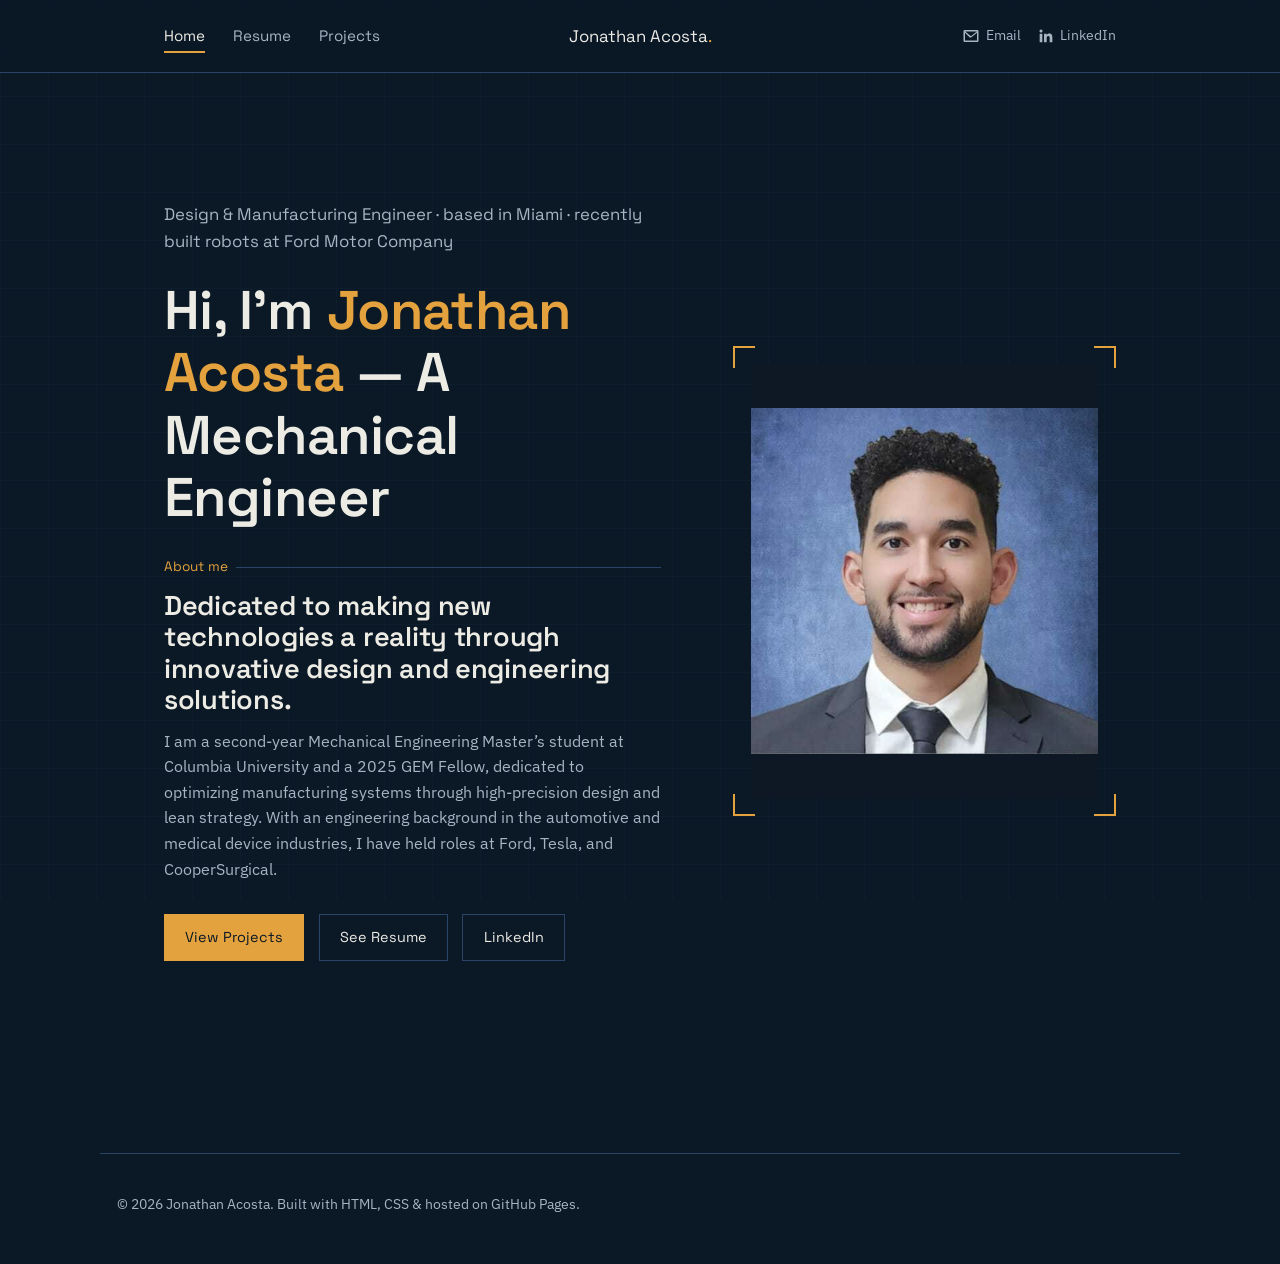
<file: index.html>
<!DOCTYPE html>
<html lang="en">
<head>
<meta charset="UTF-8" />
<meta name="viewport" content="width=device-width, initial-scale=1" />
<!-- EDIT: page title + meta description -->
<title>Jonathan Acosta — Portfolio</title>
<meta name="description" content="Jonathan Acosta is a Design & Manufacturing Engineer based in Miami." />
<link rel="preconnect" href="https://fonts.googleapis.com">
<link rel="preconnect" href="https://fonts.gstatic.com" crossorigin>
<link href="https://fonts.googleapis.com/css2?family=Space+Grotesk:wght@500;600;700&family=IBM+Plex+Sans:wght@400;500&display=swap" rel="stylesheet">
<link rel="stylesheet" href="css/style.css" />
</head>
<body>

<!-- ============ NAV — reused on every page ============ -->
<nav class="site-nav">
  <div class="wrap">
    <button class="nav-toggle" aria-label="Toggle menu" aria-expanded="false">☰</button>
    <ul class="nav-tabs">
      <li><a href="index.html" aria-current="page">Home</a></li>
      <li><a href="resume.html">Resume</a></li>
      <li><a href="projects.html">Projects</a></li>
    </ul>
    <!-- EDIT: your name / site title -->
    <a href="index.html" class="nav-title">Jonathan Acosta<span>.</span></a>
    <div class="nav-social">
      <!-- EDIT: your email address -->
      <a href="mailto:acostajo22@gmail.com">
        <svg viewBox="0 0 24 24"><path d="M2 5.5A1.5 1.5 0 0 1 3.5 4h17A1.5 1.5 0 0 1 22 5.5v13a1.5 1.5 0 0 1-1.5 1.5h-17A1.5 1.5 0 0 1 2 18.5v-13zm2.2.5 7.02 5.61a1.2 1.2 0 0 0 1.5 0L19.8 6H4.2zM4 7.76V18h16V7.76l-6.99 5.59a2.7 2.7 0 0 1-3.38 0L4 7.76z"/></svg>
        <span class="label">Email</span>
      </a>
      <!-- EDIT: your LinkedIn URL -->
      <a href="https://www.linkedin.com/in/jonathanacosta22/" target="_blank" rel="noopener">
        <svg viewBox="0 0 24 24"><path d="M20.45 20.45h-3.55v-5.57c0-1.33-.02-3.04-1.85-3.04-1.85 0-2.14 1.45-2.14 2.94v5.67H9.36V9h3.41v1.56h.05c.48-.9 1.64-1.85 3.38-1.85 3.6 0 4.27 2.37 4.27 5.46v6.28zM5.34 7.43a2.06 2.06 0 1 1 0-4.12 2.06 2.06 0 0 1 0 4.12zM7.12 20.45H3.56V9h3.56v11.45z"/></svg>
        <span class="label">LinkedIn</span>
      </a>
    </div>
  </div>
</nav>

<!-- ============ HERO ============ -->
<header class="hero wrap">
  <div>
    <!-- EDIT: role / location / current focus -->
    <p class="role-line">Design & Manufacturing Engineer · based in Miami · recently built robots at Ford Motor Company</p>
    <h1>Hi, I'm <span class="accent">Jonathan Acosta</span> — A Mechanical Engineer</h1>

    <div class="about-copy">
      <p class="section-label">About me</p>
      <h2>Dedicated to making new technologies a reality through innovative design and engineering solutions.</h2>
      <p>
I am a second-year Mechanical Engineering Master’s student at Columbia University and a 2025 GEM Fellow, dedicated to optimizing manufacturing systems through high-precision design and lean strategy. 
With an engineering background in the automotive and medical device industries, I have held roles at Ford, Tesla, and CooperSurgical. 
      </p>
    </div>

    <div class="hero-actions">
      <a class="btn primary" href="projects.html">View Projects</a>
      <a class="btn" href="resume.html">See Resume</a>
      <a class="btn" href="https://www.linkedin.com/in/jonathanacosta22/" target="_blank" rel="noopener">LinkedIn</a>
    </div>
  </div>
  <div class="frame">
    <!-- EDIT: swap for your own photo in /images -->
    <img src="images/profile-placeholder.jpg" alt="Portrait of Jonathan Acosta" />
    <span class="corner tl"></span>
    <span class="corner tr"></span>
    <span class="corner bl"></span>
    <span class="corner br"></span>
  </div>
</header>

<!-- ============ FOOTER — reused on every page ============ -->
<footer class="site-footer wrap">
  <!-- EDIT: your copyright name -->
  <p>© 2026 Jonathan Acosta. Built with HTML, CSS &amp; hosted on GitHub Pages.</p>
</footer>

<script src="js/script.js"></script>
</body>
</html>
</file>
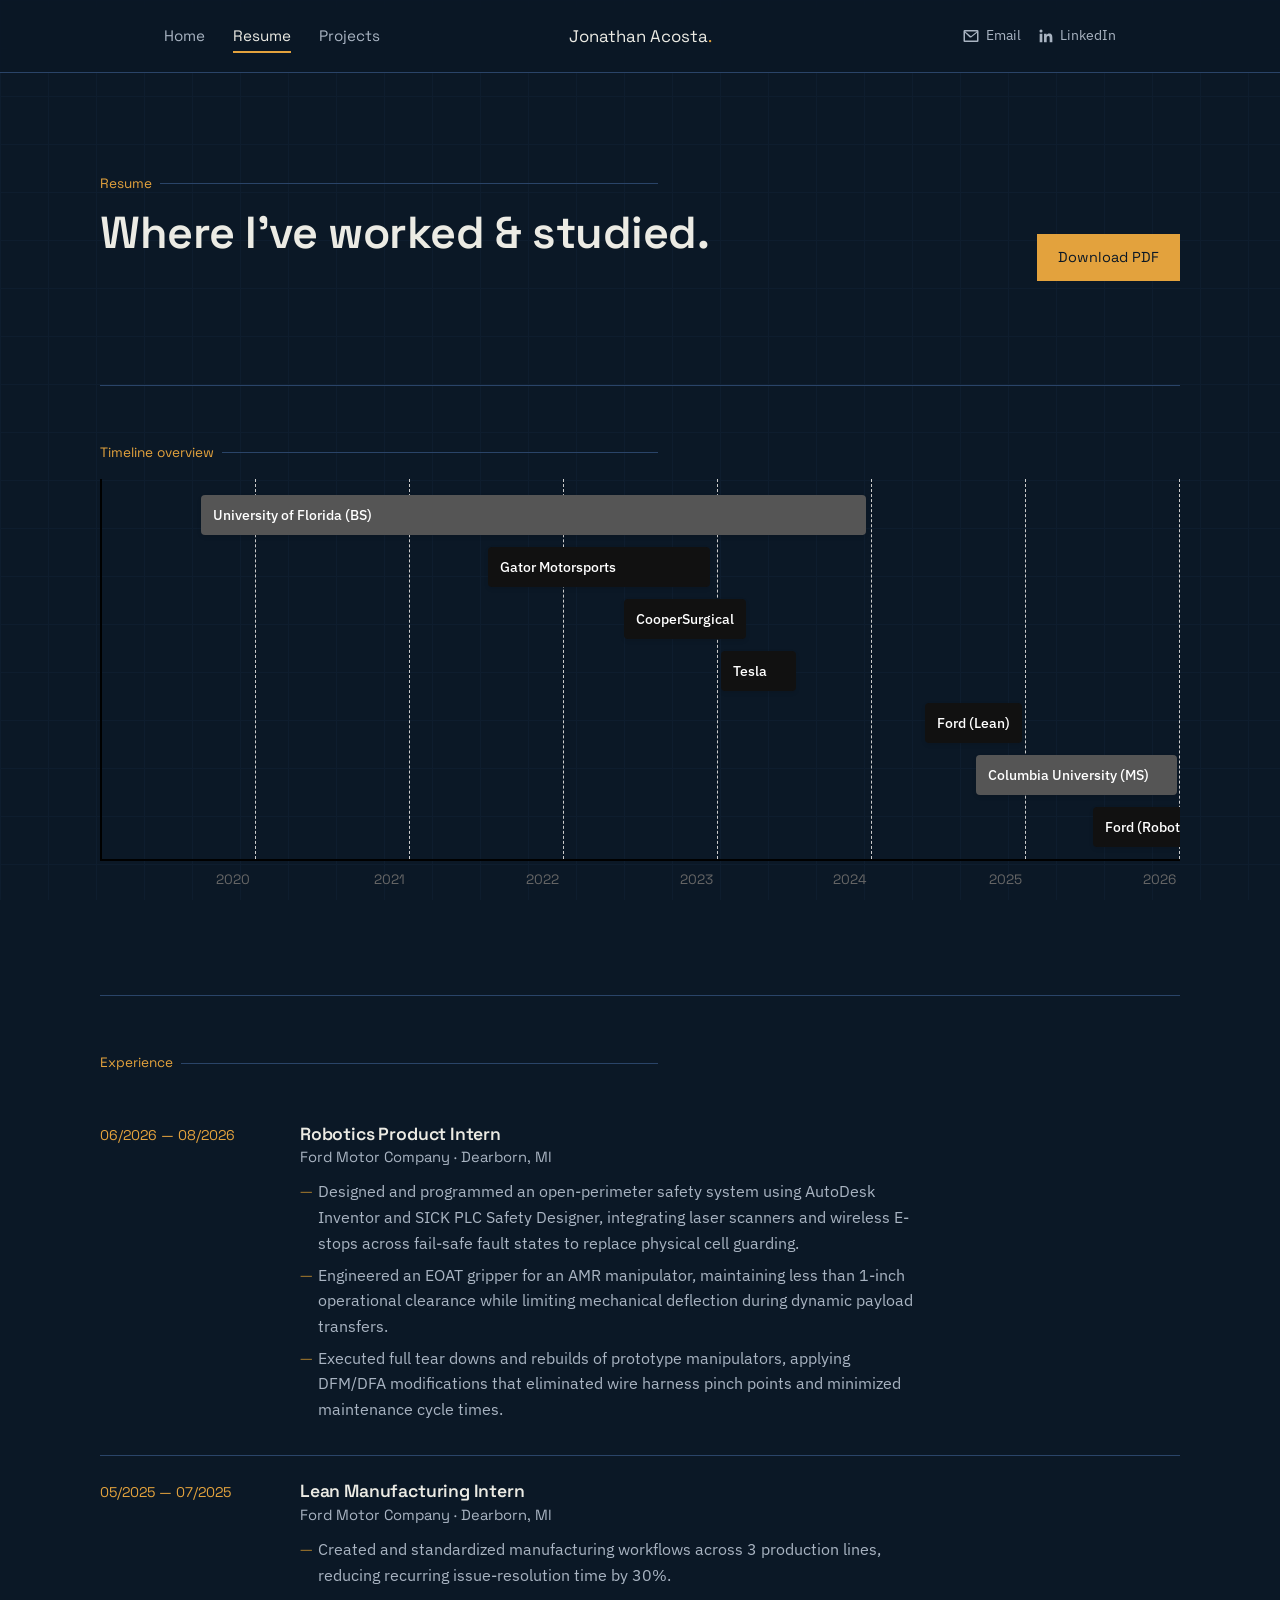
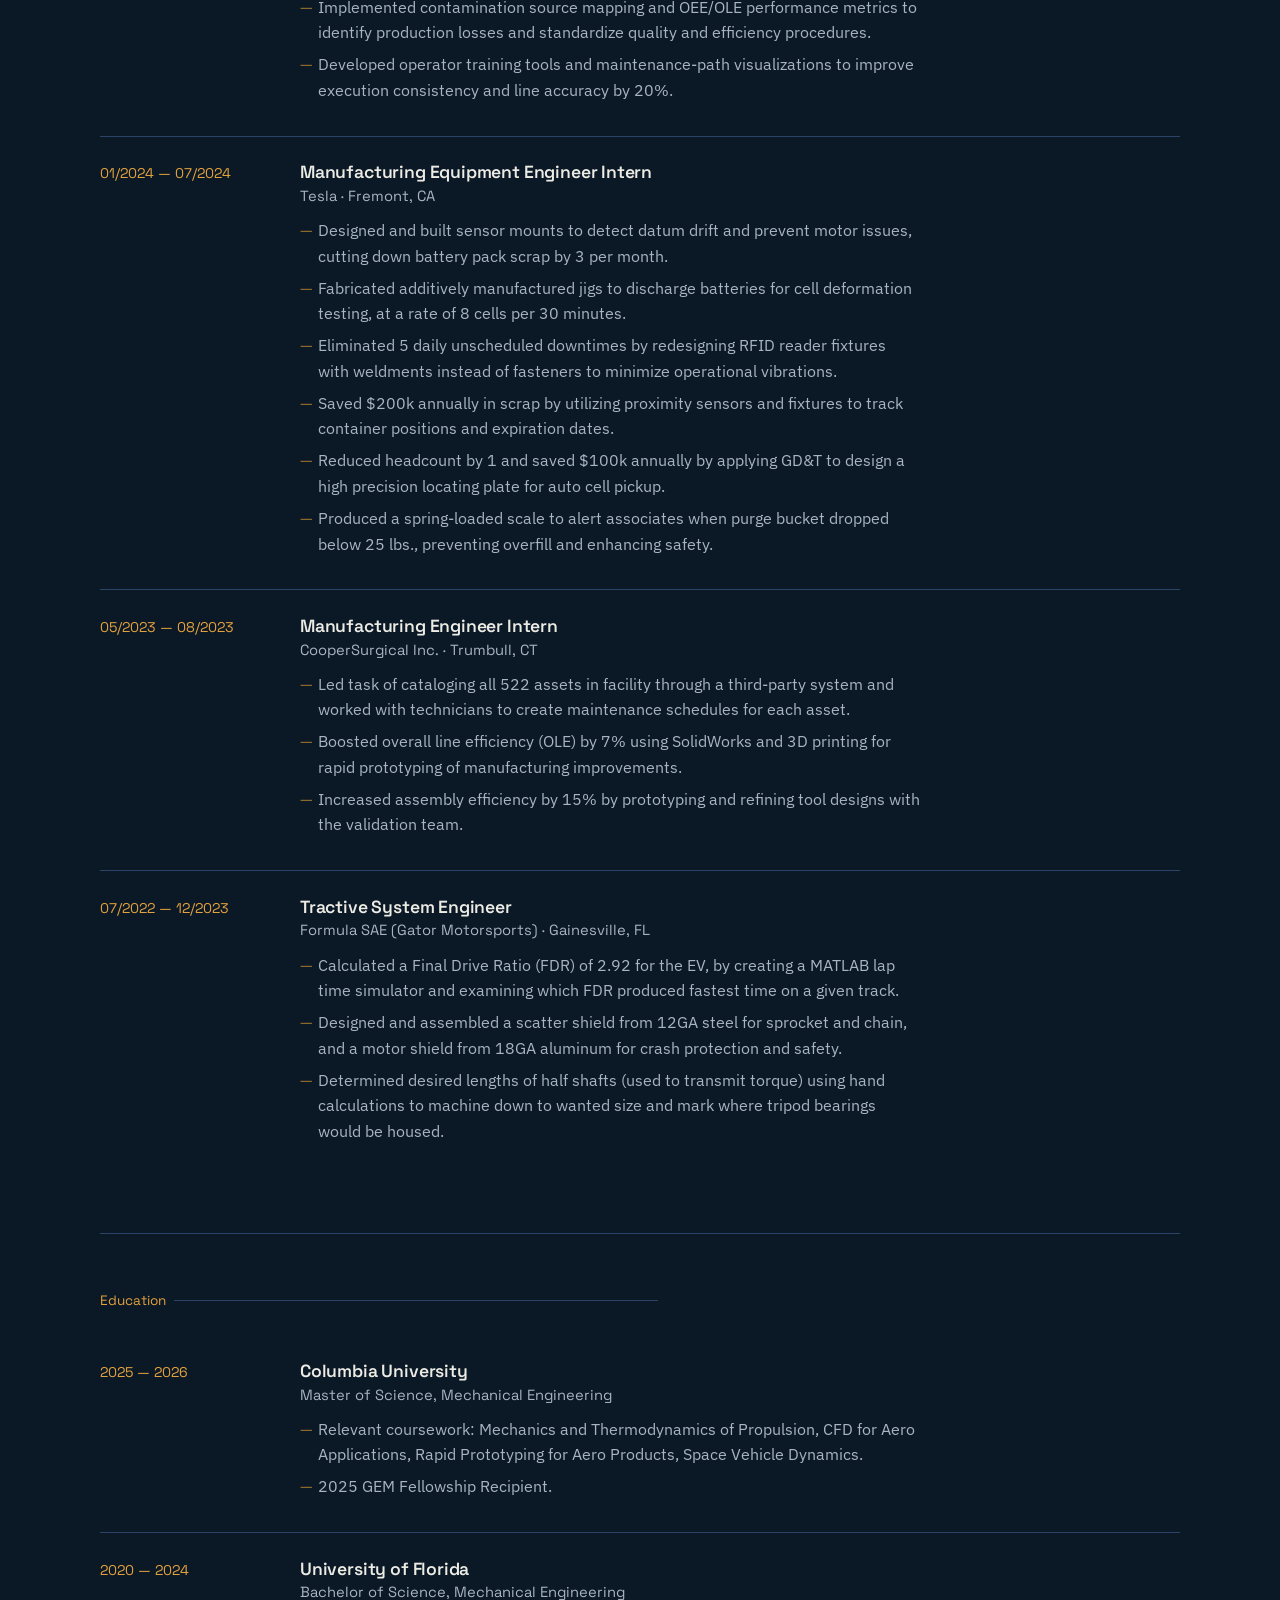
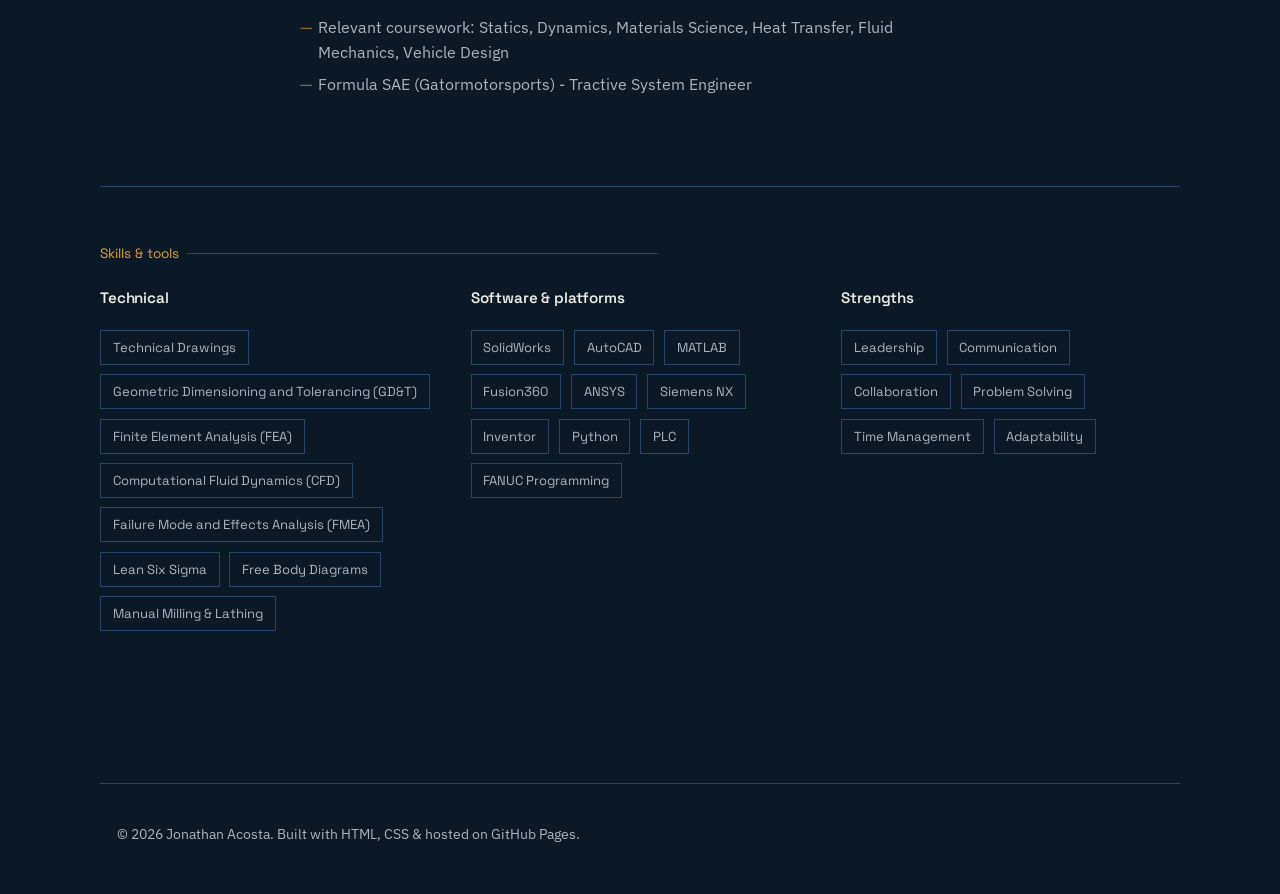
<file: resume.html>
<!DOCTYPE html>
<html lang="en">
<head>
<meta charset="UTF-8" />
<meta name="viewport" content="width=device-width, initial-scale=1" />
<title>Resume — Jonathan Acosta</title>
<meta name="description" content="Resume and work history for Jonathan Acosta." />
<link rel="preconnect" href="https://fonts.googleapis.com">
<link rel="preconnect" href="https://fonts.gstatic.com" crossorigin>
<link href="https://fonts.googleapis.com/css2?family=Space+Grotesk:wght@500;600;700&family=IBM+Plex+Sans:wght@400;500&display=swap" rel="stylesheet">
<link rel="stylesheet" href="css/style.css" />
<style>
  /* Embedded styles for the Interactive Gantt Chart */
  .gantt-section {
    margin: 3rem auto 2rem;
  }
  .gantt-wrapper {
    width: 100%;
    overflow-x: auto;
    -webkit-overflow-scrolling: touch;
    padding-bottom: 1rem;
    margin-top: 1rem;
  }
  .gantt-chart {
    position: relative;
    min-width: 800px; /* Ensures timeline doesn't compress too much on mobile */
    border-left: 2px solid #000;
    border-bottom: 2px solid #000;
    padding-top: 1rem;
  }
  .gantt-grid {
    position: absolute;
    top: 0;
    left: 0;
    width: 100%;
    height: 100%;
    display: flex;
    pointer-events: none;
    z-index: 0;
  }
  .gantt-grid-line {
    flex: 1;
    border-right: 1px dashed #ccc;
  }
  .gantt-row {
    position: relative;
    height: 40px;
    margin-bottom: 12px;
    z-index: 1;
  }
  .gantt-bar {
    position: absolute;
    top: 0;
    height: 100%;
    background-color: #111;
    color: #fff;
    font-family: 'IBM Plex Sans', sans-serif;
    font-size: 0.85rem;
    font-weight: 500;
    text-decoration: none;
    display: flex;
    align-items: center;
    padding: 0 12px;
    border-radius: 4px;
    white-space: nowrap;
    min-width: max-content; /* Ensures text is always readable for short durations */
    transition: transform 0.2s, background-color 0.2s, box-shadow 0.2s;
    box-shadow: 0 2px 4px rgba(0,0,0,0.1);
  }
  .gantt-bar:hover {
    background-color: #333;
    transform: translateY(-2px);
    box-shadow: 0 4px 8px rgba(0,0,0,0.2);
    z-index: 10;
  }
  .gantt-bar.edu {
    background-color: #555;
  }
  .gantt-bar.edu:hover {
    background-color: #777;
  }
  .gantt-labels {
    display: flex;
    min-width: 800px;
    margin-top: 8px;
  }
  .gantt-label {
    flex: 1;
    text-align: right;
    font-family: 'Space Grotesk', sans-serif;
    font-size: 0.85rem;
    color: #666;
    padding-right: 4px;
  }
  /* Offset for anchor links so they don't get hidden behind a fixed header (if any) */
  .entry {
    scroll-margin-top: 2rem;
  }
</style>
</head>
<body>

<nav class="site-nav">
  <div class="wrap">
    <button class="nav-toggle" aria-label="Toggle menu" aria-expanded="false">☰</button>
    <ul class="nav-tabs">
      <li><a href="index.html">Home</a></li>
      <li><a href="resume.html" aria-current="page">Resume</a></li>
      <li><a href="projects.html">Projects</a></li>
    </ul>
    <a href="index.html" class="nav-title">Jonathan Acosta<span>.</span></a>
    <div class="nav-social">
      <a href="mailto:acostajo22@gmail.com">
        <svg viewBox="0 0 24 24"><path d="M2 5.5A1.5 1.5 0 0 1 3.5 4h17A1.5 1.5 0 0 1 22 5.5v13a1.5 1.5 0 0 1-1.5 1.5h-17A1.5 1.5 0 0 1 2 18.5v-13zm2.2.5 7.02 5.61a1.2 1.2 0 0 0 1.5 0L19.8 6H4.2zM4 7.76V18h16V7.76l-6.99 5.59a2.7 2.7 0 0 1-3.38 0L4 7.76z"/></svg>
        <span class="label">Email</span>
      </a>
      <a href="https://www.linkedin.com/in/jonathanacosta22/" target="_blank" rel="noopener">
        <svg viewBox="0 0 24 24"><path d="M20.45 20.45h-3.55v-5.57c0-1.33-.02-3.04-1.85-3.04-1.85 0-2.14 1.45-2.14 2.94v5.67H9.36V9h3.41v1.56h.05c.48-.9 1.64-1.85 3.38-1.85 3.6 0 4.27 2.37 4.27 5.46v6.28zM5.34 7.43a2.06 2.06 0 1 1 0-4.12 2.06 2.06 0 0 1 0 4.12zM7.12 20.45H3.56V9h3.56v11.45z"/></svg>
        <span class="label">LinkedIn</span>
      </a>
    </div>
  </div>
</nav>

<header class="page-header wrap">
  <div class="lede">
    <div>
      <p class="section-label">Resume</p>
      <h1>Where I've worked &amp; studied.</h1>
    </div>
    <a class="btn primary" href="files/resume.pdf" target="_blank" rel="noopener">Download PDF</a>
  </div>
</header>

<!-- ============ GANTT CHART ============ -->
<section class="resume-section wrap gantt-section">
  <p class="section-label">Timeline overview</p>
  <div class="gantt-wrapper">
    <div class="gantt-chart">
      <div class="gantt-grid">
        <div class="gantt-grid-line"></div><!-- 2020 -->
        <div class="gantt-grid-line"></div><!-- 2021 -->
        <div class="gantt-grid-line"></div><!-- 2022 -->
        <div class="gantt-grid-line"></div><!-- 2023 -->
        <div class="gantt-grid-line"></div><!-- 2024 -->
        <div class="gantt-grid-line"></div><!-- 2025 -->
        <div class="gantt-grid-line"></div><!-- 2026 -->
      </div>
      
      <div class="gantt-row">
        <a href="#edu-ufl" class="gantt-bar edu" style="left: 9.2%; width: 61.7%;">University of Florida (BS)</a>
      </div>
      <div class="gantt-row">
        <a href="#exp-gator" class="gantt-bar" style="left: 35.8%; width: 20.6%;">Gator Motorsports</a>
      </div>
      <div class="gantt-row">
        <a href="#exp-cooper" class="gantt-bar" style="left: 48.4%; width: 3.2%;">CooperSurgical</a>
      </div>
      <div class="gantt-row">
        <a href="#exp-tesla" class="gantt-bar" style="left: 57.4%; width: 7.0%;">Tesla</a>
      </div>
      <div class="gantt-row">
        <a href="#exp-ford-lean" class="gantt-bar" style="left: 76.3%; width: 3.2%;">Ford (Lean)</a>
      </div>
      <div class="gantt-row">
        <a href="#edu-columbia" class="gantt-bar edu" style="left: 81.1%; width: 18.6%;">Columbia University (MS)</a>
      </div>
      <div class="gantt-row">
        <a href="#exp-ford-robotics" class="gantt-bar" style="left: 91.9%; width: 2.9%;">Ford (Robotics)</a>
      </div>
    </div>
    <div class="gantt-labels">
      <div class="gantt-label">2020</div>
      <div class="gantt-label">2021</div>
      <div class="gantt-label">2022</div>
      <div class="gantt-label">2023</div>
      <div class="gantt-label">2024</div>
      <div class="gantt-label">2025</div>
      <div class="gantt-label">2026</div>
    </div>
  </div>
</section>

<!-- ============ EXPERIENCE ============ -->
<section class="resume-section wrap">
  <p class="section-label">Experience</p>
  <div class="timeline">

    <div class="entry" id="exp-ford-robotics">
      <div class="dates">06/2026 — 08/2026</div>
      <div>
        <h3>Robotics Product Intern</h3>
        <div class="org">Ford Motor Company · Dearborn, MI</div>
        <ul>
          <li>Designed and programmed an open-perimeter safety system using AutoDesk Inventor and SICK PLC Safety Designer, integrating laser scanners and wireless E-stops across fail-safe fault states to replace physical cell guarding.</li>
          <li>Engineered an EOAT gripper for an AMR manipulator, maintaining less than 1-inch operational clearance while limiting mechanical deflection during dynamic payload transfers.</li>
          <li>Executed full tear downs and rebuilds of prototype manipulators, applying DFM/DFA modifications that eliminated wire harness pinch points and minimized maintenance cycle times.</li>
        </ul>
      </div>
    </div>

    <div class="entry" id="exp-ford-lean">
      <div class="dates">05/2025 — 07/2025</div>
      <div>
        <h3>Lean Manufacturing Intern</h3>
        <div class="org">Ford Motor Company · Dearborn, MI</div>
        <ul>
          <li>Created and standardized manufacturing workflows across 3 production lines, reducing recurring issue-resolution time by 30%.</li>
          <li>Implemented contamination source mapping and OEE/OLE performance metrics to identify production losses and standardize quality and efficiency procedures.</li>
          <li>Developed operator training tools and maintenance-path visualizations to improve execution consistency and line accuracy by 20%.</li>
        </ul>
      </div>
    </div>

    <div class="entry" id="exp-tesla">
      <div class="dates">01/2024 — 07/2024</div>
      <div>
        <h3>Manufacturing Equipment Engineer Intern</h3>
        <div class="org">Tesla · Fremont, CA</div>
        <ul>
          <li>Designed and built sensor mounts to detect datum drift and prevent motor issues, cutting down battery pack scrap by 3 per month.</li>
          <li>Fabricated additively manufactured jigs to discharge batteries for cell deformation testing, at a rate of 8 cells per 30 minutes.</li>
          <li>Eliminated 5 daily unscheduled downtimes by redesigning RFID reader fixtures with weldments instead of fasteners to minimize operational vibrations.</li>
          <li>Saved $200k annually in scrap by utilizing proximity sensors and fixtures to track container positions and expiration dates.</li>
          <li>Reduced headcount by 1 and saved $100k annually by applying GD&T to design a high precision locating plate for auto cell pickup.</li>
          <li>Produced a spring-loaded scale to alert associates when purge bucket dropped below 25 lbs., preventing overfill and enhancing safety.</li>
        </ul>
      </div>
    </div>

    <div class="entry" id="exp-cooper">
      <div class="dates">05/2023 — 08/2023</div>
      <div>
        <h3>Manufacturing Engineer Intern</h3>
        <div class="org">CooperSurgical Inc. · Trumbull, CT</div>
        <ul>
          <li>Led task of cataloging all 522 assets in facility through a third-party system and worked with technicians to create maintenance schedules for each asset.</li>
          <li>Boosted overall line efficiency (OLE) by 7% using SolidWorks and 3D printing for rapid prototyping of manufacturing improvements.</li>
          <li>Increased assembly efficiency by 15% by prototyping and refining tool designs with the validation team.</li>
        </ul>
      </div>
    </div>

    <div class="entry" id="exp-gator">
      <div class="dates">07/2022 — 12/2023</div>
      <div>
        <h3>Tractive System Engineer</h3>
        <div class="org">Formula SAE (Gator Motorsports) · Gainesville, FL</div>
        <ul>
          <li>Calculated a Final Drive Ratio (FDR) of 2.92 for the EV, by creating a MATLAB lap time simulator and examining which FDR produced fastest time on a given track.</li>
          <li>Designed and assembled a scatter shield from 12GA steel for sprocket and chain, and a motor shield from 18GA aluminum for crash protection and safety.</li>
          <li>Determined desired lengths of half shafts (used to transmit torque) using hand calculations to machine down to wanted size and mark where tripod bearings would be housed.</li>
        </ul>
      </div>
    </div>

  </div>
</section>

<!-- ============ EDUCATION ============ -->
<section class="resume-section wrap">
  <p class="section-label">Education</p>
  <div class="timeline">

    <div class="entry" id="edu-columbia">
      <div class="dates">2025 — 2026</div>
      <div>
        <h3>Columbia University</h3>
        <div class="org">Master of Science, Mechanical Engineering</div>
        <ul>
          <li>Relevant coursework: Mechanics and Thermodynamics of Propulsion, CFD for Aero Applications, Rapid Prototyping for Aero Products, Space Vehicle Dynamics.</li>
          <li>2025 GEM Fellowship Recipient.</li>
        </ul>
      </div>
    </div>

    <div class="entry" id="edu-ufl">
      <div class="dates">2020 — 2024</div>
      <div>
        <h3>University of Florida</h3>
        <div class="org">Bachelor of Science, Mechanical Engineering</div>
        <ul>
          <li>Relevant coursework: Statics, Dynamics, Materials Science, Heat Transfer, Fluid Mechanics, Vehicle Design</li>
          <li>Formula SAE (Gatormotorsports) - Tractive System Engineer</li>
        </ul>
      </div>
    </div>

  </div>
</section>

<!-- ============ SKILLS ============ -->
<section class="resume-section wrap">
  <p class="section-label">Skills &amp; tools</p>
  <div class="skills-grid">
    <div class="skills-group">
      <h3>Technical</h3>
      <div class="chips">
        <span class="chip">Technical Drawings</span>
        <span class="chip">Geometric Dimensioning and Tolerancing (GD&T)</span>
        <span class="chip">Finite Element Analysis (FEA)</span>
        <span class="chip">Computational Fluid Dynamics (CFD)</span>
        <span class="chip">Failure Mode and Effects Analysis (FMEA)</span>
        <span class="chip">Lean Six Sigma</span>
        <span class="chip">Free Body Diagrams</span>
        <span class="chip">Manual Milling & Lathing</span>
      </div>
    </div>
    <div class="skills-group">
      <h3>Software &amp; platforms</h3>
      <div class="chips">
        <span class="chip">SolidWorks</span>
        <span class="chip">AutoCAD</span>
        <span class="chip">MATLAB</span>
        <span class="chip">Fusion360</span>
        <span class="chip">ANSYS</span>
        <span class="chip">Siemens NX</span>
        <span class="chip">Inventor</span>
        <span class="chip">Python</span>
        <span class="chip">PLC</span>
        <span class="chip">FANUC Programming</span>
      </div>
    </div>
    <div class="skills-group">
      <h3>Strengths</h3>
      <div class="chips">
        <span class="chip">Leadership</span>
        <span class="chip">Communication</span>
        <span class="chip">Collaboration</span>
        <span class="chip">Problem Solving</span>
        <span class="chip">Time Management</span>
        <span class="chip">Adaptability</span>
      </div>
    </div>
  </div>
</section>

<footer class="site-footer wrap">
  <p>© 2026 Jonathan Acosta. Built with HTML, CSS &amp; hosted on GitHub Pages.</p>
</footer>

<script src="js/script.js"></script>
</body>
</html>
</file>
<file: css/style.css>
/* =========================================================
   PORTFOLIO TEMPLATE — STYLESHEET
   Theme: technical drafting / blueprint, built for an
   engineering-style portfolio. Colors, type and spacing
   are all defined as variables below — change them here
   and the whole site updates.
   ========================================================= */

:root {
  /* -- Color -- */
  --navy-900: #0b1826;   /* page background */
  --navy-800: #122238;   /* panels / nav / cards */
  --navy-700: #16283f;   /* hover panels */
  --line:     #2a4468;   /* hairlines, grid, borders */
  --paper:    #ecebe4;   /* primary text */
  --paper-dim:#a9b4c2;   /* secondary text */
  --accent:   #e3a23d;   /* brass accent — links, highlights */
  --accent-dim: #8c6a2b;

  /* -- Type -- */
  --font-display: "Space Grotesk", "Helvetica Neue", Arial, sans-serif;
  --font-body: "IBM Plex Sans", "Helvetica Neue", Arial, sans-serif;

  /* -- Layout -- */
  --maxw: 1080px;
  --gutter: clamp(20px, 5vw, 64px);
}

* { box-sizing: border-box; }

html {
  scroll-behavior: smooth;
}

@media (prefers-reduced-motion: reduce) {
  html { scroll-behavior: auto; }
  * { animation-duration: 0.01ms !important; transition-duration: 0.01ms !important; }
}

body {
  margin: 0;
  background: var(--navy-900);
  color: var(--paper);
  font-family: var(--font-body);
  font-size: 16px;
  line-height: 1.6;
  position: relative;
}

/* faint blueprint grid behind everything */
body::before {
  content: "";
  position: fixed;
  inset: 0;
  z-index: 0;
  pointer-events: none;
  background-image:
    linear-gradient(var(--line) 1px, transparent 1px),
    linear-gradient(90deg, var(--line) 1px, transparent 1px);
  background-size: 48px 48px;
  opacity: 0.12;
}

a { color: inherit; text-decoration: none; }
img { max-width: 100%; display: block; }
ul { list-style: none; margin: 0; padding: 0; }

.wrap {
  max-width: var(--maxw);
  margin: 0 auto;
  padding: 0 var(--gutter);
  position: relative;
  z-index: 1;
}

h1, h2, h3 {
  font-family: var(--font-display);
  font-weight: 600;
  line-height: 1.15;
  margin: 0 0 0.5em;
  letter-spacing: -0.01em;
}

p { margin: 0 0 1em; color: var(--paper-dim); max-width: 62ch; }

.section-label {
  font-family: var(--font-display);
  font-size: 0.85rem;
  color: var(--accent);
  margin: 0 0 0.75rem;
  display: flex;
  align-items: center;
  gap: 0.6em;
}
.section-label::after {
  content: "";
  flex: 1;
  height: 1px;
  background: var(--line);
}

/* keyboard focus visibility */
a:focus-visible,
button:focus-visible {
  outline: 2px solid var(--accent);
  outline-offset: 3px;
}

/* =========================================================
   NAV — Home / Resume / Projects tabs, centered title,
   LinkedIn (and optional icons) top right.
   ========================================================= */

.site-nav {
  position: sticky;
  top: 0;
  z-index: 10;
  background: rgba(11, 24, 38, 0.9);
  backdrop-filter: blur(8px);
  border-bottom: 1px solid var(--line);
}

.site-nav .wrap {
  display: grid;
  grid-template-columns: 1fr auto 1fr;
  align-items: center;
  gap: 1.5rem;
  min-height: 72px;
}

.nav-tabs {
  display: flex;
  gap: 1.75rem;
}

.nav-tabs a {
  font-family: var(--font-display);
  font-size: 0.95rem;
  color: var(--paper-dim);
  padding: 0.4em 0;
  border-bottom: 2px solid transparent;
  transition: color 0.15s ease, border-color 0.15s ease;
}

.nav-tabs a:hover { color: var(--paper); }

.nav-tabs a[aria-current="page"] {
  color: var(--paper);
  border-bottom-color: var(--accent);
}

.nav-title {
  font-family: var(--font-display);
  font-size: 1.05rem;
  text-align: center;
  white-space: nowrap;
  color: var(--paper);
}

.nav-title span { color: var(--accent); }

.nav-social {
  display: flex;
  justify-content: flex-end;
  gap: 1rem;
}

.nav-social a {
  display: inline-flex;
  align-items: center;
  gap: 0.4em;
  font-size: 0.85rem;
  color: var(--paper-dim);
  transition: color 0.15s ease;
}
.nav-social a:hover { color: var(--accent); }
.nav-social svg { width: 18px; height: 18px; fill: currentColor; }

.nav-toggle {
  display: none;
  background: none;
  border: 1px solid var(--line);
  color: var(--paper);
  width: 40px;
  height: 40px;
  align-items: center;
  justify-content: center;
}

/* =========================================================
   HERO (home page)
   ========================================================= */

.hero {
  padding-top: clamp(64px, 12vw, 128px);
  padding-bottom: clamp(48px, 8vw, 96px);
  display: grid;
  grid-template-columns: 1.3fr 1fr;
  gap: clamp(32px, 6vw, 72px);
  align-items: center;
}

.hero h1 {
  font-size: clamp(2.1rem, 4.4vw, 3.4rem);
  color: var(--paper);
}

.hero h1 .accent { color: var(--accent); }

.hero .role-line {
  font-family: var(--font-display);
  color: var(--paper-dim);
  font-size: 1.05rem;
  margin-bottom: 1.5rem;
}

.hero-actions {
  display: flex;
  flex-wrap: wrap;
  gap: 0.9rem;
  margin-top: 1.75rem;
}

.btn {
  font-family: var(--font-display);
  font-size: 0.9rem;
  padding: 0.75em 1.4em;
  border: 1px solid var(--line);
  color: var(--paper);
  transition: border-color 0.15s ease, color 0.15s ease, background 0.15s ease;
}

.btn:hover {
  border-color: var(--accent);
  color: var(--accent);
}

.btn.primary {
  background: var(--accent);
  border-color: var(--accent);
  color: var(--navy-900);
}
.btn.primary:hover {
  background: transparent;
  color: var(--accent);
}

/* corner-bracket photo frame */
.frame {
  position: relative;
  padding: 18px;
}
.frame img {
  width: 100%;
  aspect-ratio: 4 / 5;
  object-fit: contain; /* Changed from cover */
  background: var(--navy-900); /* Blends empty space with background */
  filter: grayscale(15%);
}
.frame .corner {
  position: absolute;
  width: 22px;
  height: 22px;
  border: 2px solid var(--accent);
}
.frame .corner.tl { top: 0; left: 0; border-right: none; border-bottom: none; }
.frame .corner.tr { top: 0; right: 0; border-left: none; border-bottom: none; }
.frame .corner.bl { bottom: 0; left: 0; border-right: none; border-top: none; }
.frame .corner.br { bottom: 0; right: 0; border-left: none; border-top: none; }

/* =========================================================
   ABOUT ME
   ========================================================= */

.about-copy {
  margin: 1.5rem 0 2rem;
}

.about-copy h2 { font-size: clamp(1.3rem, 2.2vw, 1.7rem); }

.chips {
  display: flex;
  flex-wrap: wrap;
  gap: 0.6rem;
  margin-top: 1.5rem;
}
.chip {
  font-family: var(--font-display);
  font-size: 0.82rem;
  padding: 0.45em 0.9em;
  border: 1px solid var(--line);
  color: var(--paper-dim);
}

/* =========================================================
   RESUME PAGE
   ========================================================= */

.page-header {
  padding: clamp(56px, 10vw, 100px) 0 clamp(32px, 5vw, 56px);
}

.page-header h1 { font-size: clamp(2rem, 4vw, 2.8rem); }

.page-header .lede {
  display: flex;
  justify-content: space-between;
  align-items: flex-end;
  gap: 1.5rem;
  flex-wrap: wrap;
}

.resume-section {
  padding: clamp(32px, 6vw, 56px) 0;
  border-top: 1px solid var(--line);
}

.timeline {
  position: relative;
  margin-top: 1.5rem;
}

.entry {
  display: grid;
  grid-template-columns: 160px 1fr;
  gap: clamp(16px, 4vw, 40px);
  padding: 1.6rem 0;
  border-top: 1px solid var(--line);
}
.entry:first-child { border-top: none; }

.entry .dates {
  font-family: var(--font-display);
  color: var(--accent);
  font-size: 0.88rem;
}

.entry h3 {
  font-size: 1.1rem;
  margin-bottom: 0.15em;
}

.entry .org {
  font-family: var(--font-display);
  color: var(--paper-dim);
  font-size: 0.92rem;
  margin-bottom: 0.6em;
}

.entry ul {
  margin-top: 0.6em;
}
.entry li {
  color: var(--paper-dim);
  position: relative;
  padding-left: 1.1em;
  margin-bottom: 0.4em;
  max-width: 62ch;
}
.entry li::before {
  content: "—";
  position: absolute;
  left: 0;
  color: var(--accent-dim);
}

.skills-grid {
  display: grid;
  grid-template-columns: repeat(auto-fit, minmax(200px, 1fr));
  gap: 2rem;
  margin-top: 1.5rem;
}
.skills-group h3 {
  font-size: 0.95rem;
  color: var(--paper);
  margin-bottom: 0.75em;
}

/* =========================================================
   PROJECTS PAGE
   ========================================================= */

.projects-grid {
  display: grid;
  grid-template-columns: repeat(auto-fit, minmax(280px, 1fr));
  gap: 1px;
  background: var(--line);
  border: 1px solid var(--line);
  margin-top: 2rem;
}

.project-card {
  background: var(--navy-900);
  padding: 1.6rem;
  display: flex;
  flex-direction: column;
  transition: background 0.15s ease;
}
.project-card:hover { background: var(--navy-800); }

.project-card .thumb {
  aspect-ratio: 16 / 10;
  overflow: hidden;
  margin-bottom: 1.1rem;
  border: 1px solid var(--line);
}
.project-card .thumb img {
  width: 100%;
  height: 100%;
  object-fit: contain; /* Changed from cover */
}

.project-card h3 { font-size: 1.05rem; margin-bottom: 0.4em; }

.project-card .tags {
  display: flex;
  flex-wrap: wrap;
  gap: 0.4rem;
  margin: 0.7rem 0 0.9rem;
}
.project-card .tags span {
  font-family: var(--font-display);
  font-size: 0.72rem;
  color: var(--paper-dim);
  border: 1px solid var(--line);
  padding: 0.2em 0.6em;
}

.project-card .learn-more {
  margin-top: auto;
  font-family: var(--font-display);
  font-size: 0.88rem;
  color: var(--accent);
  padding-top: 0.6rem;
}

/* =========================================================
   PROJECTS — company dropdown + detailed entry format + gallery
   ========================================================= */

.company-select-wrap {
  margin: 2rem 0 0.5rem;
}

.company-select-wrap label {
  display: block;
  font-family: var(--font-display);
  font-size: 0.82rem;
  color: var(--paper-dim);
  margin-bottom: 0.5rem;
}

.company-select {
  font-family: var(--font-display);
  font-size: 1rem;
  color: var(--paper);
  background: var(--navy-800);
  border: 1px solid var(--line);
  padding: 0.75em 1em;
  min-width: 260px;
  max-width: 100%;
  appearance: none;
  -webkit-appearance: none;
  background-image: linear-gradient(45deg, transparent 50%, var(--accent) 50%), linear-gradient(135deg, var(--accent) 50%, transparent 50%);
  background-position: calc(100% - 20px) center, calc(100% - 15px) center;
  background-size: 5px 5px, 5px 5px;
  background-repeat: no-repeat;
}
.company-select:focus-visible {
  outline: 2px solid var(--accent);
  outline-offset: 2px;
}

.tab-panel { display: none; }
.tab-panel.active { display: block; }

.project-entry {
  padding: clamp(28px, 5vw, 48px) 0;
  border-top: 1px solid var(--line);
}
.project-entry:first-of-type { border-top: none; padding-top: clamp(16px, 3vw, 24px); }

.project-entry h3 {
  font-size: clamp(1.05rem, 2vw, 1.3rem);
  text-decoration: underline;
  text-decoration-color: var(--accent-dim);
  text-underline-offset: 4px;
  margin-bottom: 1.1rem;
}

/* Carousel — used for project-entry photos and gallery photos.
   Shows one image at a time with prev/next arrows and a counter. */
.carousel {
  position: relative;
  border: 1px solid var(--line);
  background: var(--navy-800);
  margin-bottom: 1.5rem;
}
.project-entry .carousel { margin-bottom: 1.5rem; }
.gallery-section .carousel { max-width: 480px; margin: 1.5rem 0 0; }

.carousel-track {
  position: relative;
  aspect-ratio: 4 / 3;
  overflow: hidden;
}
.carousel-slide {
  position: absolute;
  inset: 0;
  width: 100%;
  height: 100%;
  object-fit: contain; /* Changed from cover */
  opacity: 0;
  visibility: hidden;
  transition: opacity 0.25s ease;
}
.carousel-slide.active {
  opacity: 1;
  visibility: visible;
}

.carousel-btn {
  position: absolute;
  top: 50%;
  transform: translateY(-50%);
  width: 34px;
  height: 34px;
  display: flex;
  align-items: center;
  justify-content: center;
  background: rgba(11, 24, 38, 0.7);
  border: 1px solid var(--accent);
  color: var(--paper);
  font-family: var(--font-display);
  font-size: 1.15rem;
  line-height: 1;
  cursor: pointer;
  transition: background 0.15s ease, color 0.15s ease;
  z-index: 2;
}
.carousel-btn:hover { background: var(--accent); color: var(--navy-900); }
.carousel-btn.prev { left: 10px; }
.carousel-btn.next { right: 10px; }

.carousel-counter {
  position: absolute;
  bottom: 10px;
  right: 12px;
  font-family: var(--font-display);
  font-size: 0.76rem;
  color: var(--paper);
  background: rgba(11, 24, 38, 0.7);
  border: 1px solid var(--line);
  padding: 0.2em 0.55em;
  z-index: 2;
}

.project-meta p { max-width: 68ch; }
.project-meta p strong {
  font-family: var(--font-display);
  color: var(--paper);
}

.project-meta h4 {
  font-family: var(--font-display);
  font-size: 0.92rem;
  color: var(--paper);
  margin: 1.1rem 0 0.5rem;
}

.project-meta ul { margin: 0 0 1rem; }
.project-meta li {
  color: var(--paper-dim);
  position: relative;
  padding-left: 1.1em;
  margin-bottom: 0.4em;
  max-width: 62ch;
}
.project-meta li::before {
  content: "—";
  position: absolute;
  left: 0;
  color: var(--accent-dim);
}

.gallery-section {
  padding: clamp(28px, 5vw, 48px) 0 clamp(40px, 6vw, 64px);
  border-top: 1px solid var(--line);
}

/* =========================================================
   FOOTER
   ========================================================= */

.site-footer {
  border-top: 1px solid var(--line);
  padding: 2.5rem 0 3rem;
  margin-top: clamp(48px, 8vw, 96px);
  text-align: center;
}

.site-footer p { margin: 0; font-size: 0.85rem; }

/* =========================================================
   RESPONSIVE
   ========================================================= */

@media (max-width: 820px) {
  .hero { grid-template-columns: 1fr; }
  .entry { grid-template-columns: 1fr; gap: 0.4rem; }
}

@media (max-width: 700px) {
  .nav-tabs {
    position: fixed;
    top: 72px;
    left: 0;
    right: 0;
    background: var(--navy-800);
    border-bottom: 1px solid var(--line);
    flex-direction: column;
    gap: 0;
    padding: 0.5rem var(--gutter) 1rem;
    transform: translateY(-140%);
    transition: transform 0.2s ease;
  }
  .nav-tabs.open { transform: translateY(0); }
  .nav-tabs a { padding: 0.7em 0; border-bottom: 1px solid var(--line); }
  .nav-toggle { display: flex; }
  .site-nav .wrap { grid-template-columns: auto 1fr auto; }
  .nav-title { text-align: left; }
  .nav-social span.label { display: none; }
}
</file>
